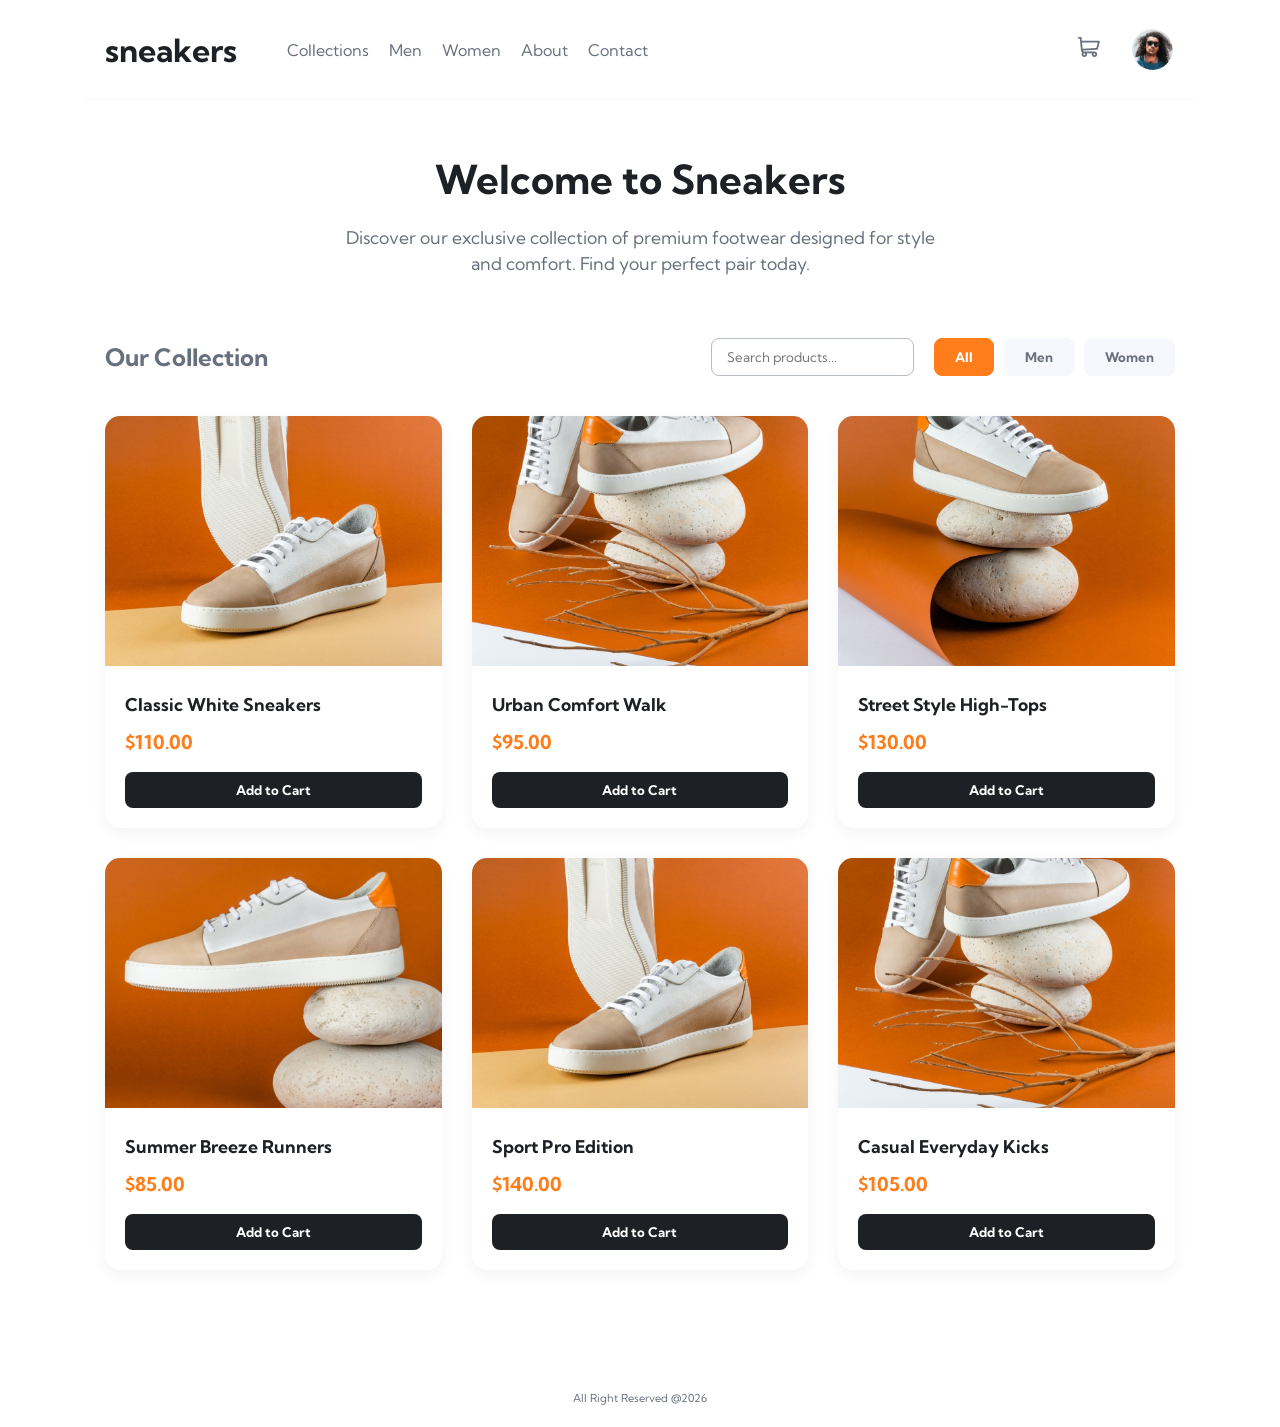
<file: index.html>
<!DOCTYPE html>
<html lang="en">
<head>
  <meta charset="UTF-8">
  <meta name="viewport" content="width=device-width, initial-scale=1.0">
  
  <link rel="icon" type="image/png" sizes="32x32" href="./images/favicon-32x32.png">
  <title>E-commerce product page</title>
  
  <link rel="stylesheet" href="css/style.css">

  <style>
    .attribution { font-size: 0.6875rem; text-align: center; padding: 20px 0; }
    .attribution a { color: hsl(228, 45%, 44%); }
  </style>
</head>
<body>

  <header class="header">
    <div class="header-left">
      <!-- Mobile Menu Icon -->
      <img src="images/icon-menu.svg" alt="Menu" class="menu-icon">
      <h2 class="logo">sneakers</h2>
      
      <nav class="nav-links">
        <a href="#catalog" id="nav-collections">Collections</a>
        <a href="#catalog" id="nav-men">Men</a>
        <a href="#catalog" id="nav-women">Women</a>
        <a href="#">About</a>
        <a href="#">Contact</a>
      </nav>
    </div>

    <div class="header-right">
      <div class="cart-container">
        <img src="images/icon-cart.svg" alt="Cart" class="cart-icon">
        
        <span class="cart-badge" style="display: none;">0</span>
        
        <div class="cart-dropdown" style="display: none;">
          <div class="cart-header">
            <p>Cart</p>
          </div>
          <div class="cart-body">
            <p class="empty-msg">Your cart is empty.</p>
            <div class="cart-items">

            </div>
            <button class="checkout-btn" style="display: none;">Checkout</button>
          </div>
        </div>
      </div>
      <img src="images/image-avatar.png" alt="User Avatar" class="avatar">
    </div>
  </header>

  <main class="main-content-new">
    
    <section class="intro-section">
      <h1>Welcome to Sneakers</h1>
      <p>Discover our exclusive collection of premium footwear designed for style and comfort. Find your perfect pair today.</p>
    </section>

    <!-- Product Catalog Section -->
    <section class="product-catalog" id="catalog">
      <div class="catalog-header">
        <h2>Our Collection</h2>
        <div class="search-filter-wrapper">
          <input type="text" id="search-input" placeholder="Search products...">
          <div class="filter-buttons">
            <button class="filter-btn active" data-filter="all">All</button>
            <button class="filter-btn" data-filter="men">Men</button>
            <button class="filter-btn" data-filter="women">Women</button>
          </div>
        </div>
      </div>
      
      <div class="product-grid" id="product-grid"></div>
    </section>

  </main>

  <footer class="attribution">
    <p>All Right Reserved @2026</p>
  </footer>

  <script src="js/script.js"></script>
</body>
</html>
</file>
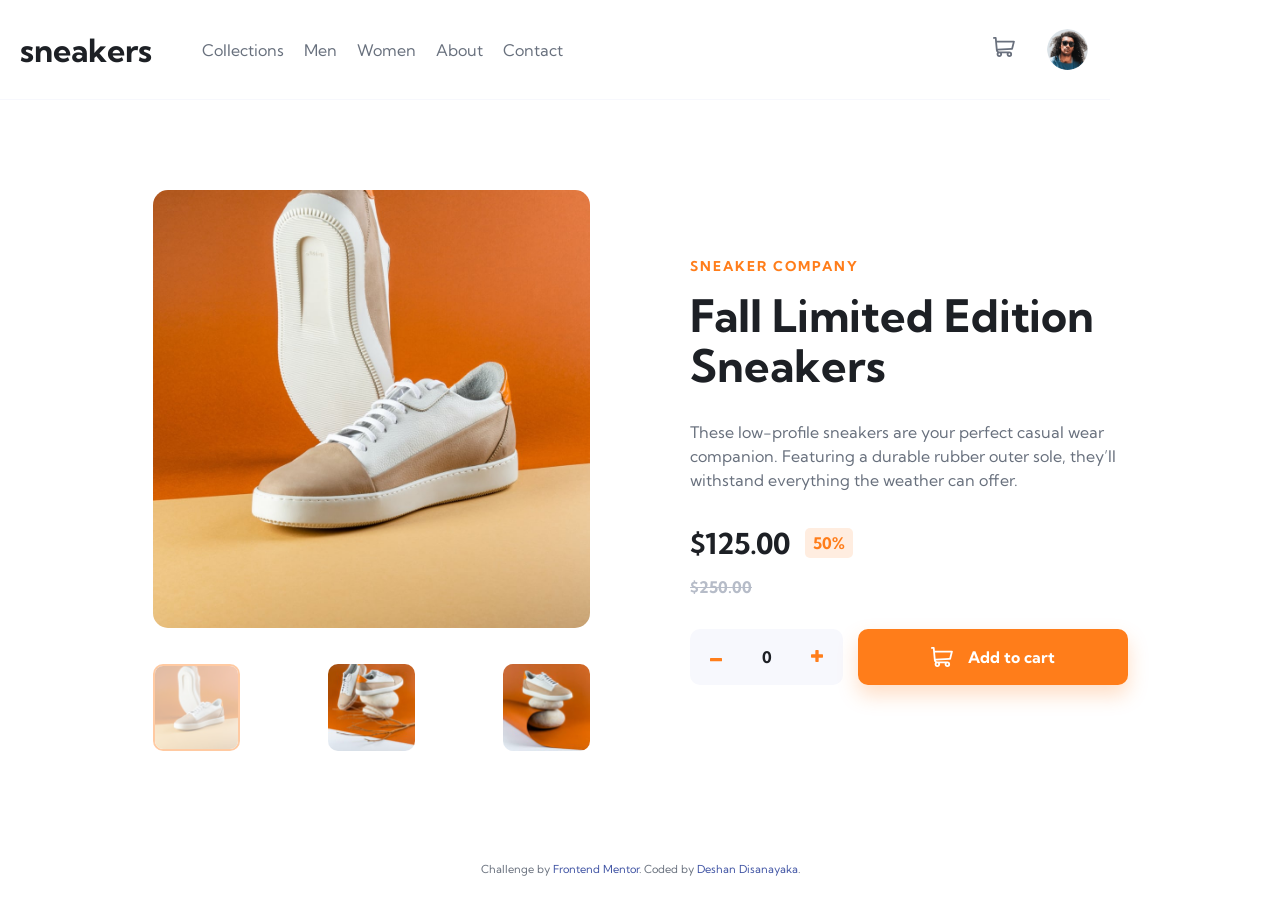
<file: ecommerce-product-page-main/index.html>
<!DOCTYPE html>
<html lang="en">
<head>
  <meta charset="UTF-8">
  <meta name="viewport" content="width=device-width, initial-scale=1.0">
  
  <link rel="icon" type="image/png" sizes="32x32" href="./images/favicon-32x32.png">
  <title>Frontend Mentor | E-commerce product page</title>
  
  <link rel="stylesheet" href="css/style.css">

  <style>
    .attribution { font-size: 0.6875rem; text-align: center; padding: 20px 0; }
    .attribution a { color: hsl(228, 45%, 44%); }
  </style>
</head>
<body>

  <header class="header">
    <div class="header-left">
      <!-- Mobile Menu Icon -->
      <img src="images/icon-menu.svg" alt="Menu" class="menu-icon">
      <h2 class="logo">sneakers</h2>
      
      <nav class="nav-links">
        <a href="#">Collections</a>
        <a href="#">Men</a>
        <a href="#">Women</a>
        <a href="#">About</a>
        <a href="#">Contact</a>
      </nav>
    </div>

    <div class="header-right">
      <div class="cart-container">
        <img src="images/icon-cart.svg" alt="Cart" class="cart-icon">
        
        <span class="cart-badge" style="display: none;">0</span>
        
        <div class="cart-dropdown" style="display: none;">
          <div class="cart-header">
            <p>Cart</p>
          </div>
          <div class="cart-body">
            <p class="empty-msg">Your cart is empty.</p>
            <div class="cart-items">

            </div>
            <button class="checkout-btn" style="display: none;">Checkout</button>
          </div>
        </div>
      </div>
      <img src="images/image-avatar.png" alt="User Avatar" class="avatar">
    </div>
  </header>

  <main class="main-content">
    
    <section class="gallery">
      <div class="main-image-container">
        
        <button class="slider-btn prev-btn"><img src="images/icon-previous.svg" alt="Previous"></button>
        <img src="images/image-product-1.jpg" alt="Fall Limited Edition Sneakers" class="main-image">
        <button class="slider-btn next-btn"><img src="images/icon-next.svg" alt="Next"></button>
      </div>
      
      <div class="thumbnails">
        <img src="images/image-product-1-thumbnail.jpg" alt="Thumbnail 1" class="thumb active">
        <img src="images/image-product-2-thumbnail.jpg" alt="Thumbnail 2" class="thumb">
        <img src="images/image-product-3-thumbnail.jpg" alt="Thumbnail 3" class="thumb">
      </div>
    </section>

    <!-- Product Info) -->
    <section class="product-info">
      <h4 class="company-name">Sneaker Company</h4>
      <h1 class="product-title">Fall Limited Edition Sneakers</h1>
      <p class="description">
        These low-profile sneakers are your perfect casual wear companion. Featuring a 
        durable rubber outer sole, they’ll withstand everything the weather can offer.
      </p>
      
      <div class="price-section">
        <div class="current-price-wrapper">
          <span class="current-price">$125.00</span>
          <span class="discount">50%</span>
        </div>
        <span class="original-price">$250.00</span>
      </div>

      <!-- Add to Cart -->
      <div class="add-to-cart-section">
        <div class="quantity-selector">
          <button class="qty-btn minus"><img src="images/icon-minus.svg" alt="Minus"></button>
          <span class="quantity">0</span>
          <button class="qty-btn plus"><img src="images/icon-plus.svg" alt="Plus"></button>
        </div>
        
        <button class="add-to-cart-btn">
          <img src="images/icon-cart.svg" alt="Cart Icon" class="btn-cart-icon">
          Add to cart
        </button>
      </div>
    </section>

  </main>

  <footer class="attribution">
    Challenge by <a href="https://www.frontendmentor.io?ref=challenge" target="_blank">Frontend Mentor</a>. 
    Coded by <a href="#">Deshan Disanayaka</a>.
  </footer>

  <script src="js/script.js"></script>
</body>
</html>
</file>
<file: css/style.css>
@import url('https://fonts.googleapis.com/css2?family=Kumbh+Sans:wght@400;700&display=swap');

:root {
  --orange: hsl(26, 100%, 55%);
  --pale-orange: hsl(25, 100%, 94%);
  --very-dark-blue: hsl(220, 13%, 13%);
  --dark-grayish-blue: hsl(219, 9%, 45%);
  --grayish-blue: hsl(220, 14%, 75%);
  --light-grayish-blue: hsl(223, 64%, 98%);
  --white: hsl(0, 0%, 100%);
  --font-base: 16px;
}

* {
  margin: 0;
  padding: 0;
  box-sizing: border-box;
}

body {
  font-family: 'Kumbh Sans', sans-serif;
  font-size: var(--font-base);
  color: var(--dark-grayish-blue);
  background-color: var(--white);
  line-height: 1.5;
}

a {
  text-decoration: none;
  color: inherit;
}

button {
  cursor: pointer;
  border: none;
  background: none;
  font-family: inherit;
}

/* --- Header & Navigation --- */
.header {
  display: flex;
  justify-content: space-between;
  align-items: center;
  padding: 0 20px;
  max-width: 1110px; 
  height: 100px;
  margin: 0 auto;
  border-bottom: 1px solid var(--light-grayish-blue);
}

.header-left, .header-right {
  display: flex;
  align-items: center;
  gap: 30px;
}

.logo {
  font-weight: 700;
  font-size: 2rem;
  color: var(--very-dark-blue);
  margin-right: 20px;
  cursor: pointer;
}

.nav-links {
  display: flex;
  gap: 20px;
}

.nav-links a {
  color: var(--dark-grayish-blue);
  position: relative;
  height: 100px;
  display: flex;
  align-items: center;
  transition: color 0.3s ease;
}

.nav-links a:hover {
  color: var(--very-dark-blue);
}

.nav-links a::after {
  content: '';
  position: absolute;
  bottom: -1px;
  left: 0;
  width: 100%;
  height: 4px;
  background-color: var(--orange);
  transform: scaleX(0);
  transition: transform 0.3s ease;
}

.nav-links a:hover::after {
  transform: scaleX(1);
}

.menu-icon {
  display: none;
}

/* --- Cart & Avatar --- */
.cart-container {
  cursor: pointer;
  position: relative;
}

.avatar {
  width: 45px;
  height: 45px;
  border-radius: 50%;
  cursor: pointer;
  border: 2px solid transparent;
  transition: border-color 0.3s ease;
}

.avatar:hover {
  border-color: var(--orange);
}

.cart-badge {
  position: absolute;
  top: -5px;
  right: -8px;
  background-color: var(--orange);
  color: var(--white);
  font-size: 0.6rem;
  font-weight: 700;
  padding: 2px 6px;
  border-radius: 10px;
}

.cart-dropdown {
  position: absolute;
  top: 50px;
  right: -50px;
  width: 360px;
  background-color: var(--white);
  border-radius: 10px;
  box-shadow: 0 10px 25px rgba(0,0,0,0.2);
  z-index: 200;
}

.cart-header {
  padding: 20px;
  border-bottom: 1px solid var(--light-grayish-blue);
  font-weight: 700;
  color: var(--very-dark-blue);
}

.cart-body {
  padding: 20px;
  min-height: 160px;
  display: flex;
  flex-direction: column;
  justify-content: center;
}

.empty-msg {
  text-align: center;
  font-weight: 700;
  color: var(--dark-grayish-blue);
}

.checkout-btn {
  background-color: var(--orange);
  color: var(--white);
  width: 100%;
  padding: 15px;
  border-radius: 10px;
  font-weight: 700;
  margin-top: 20px;
}

.cart-item {
  display: flex;
  align-items: center;
  justify-content: space-between;
  color: var(--dark-grayish-blue);
}

/* --- Main Layout & Intro --- */
.main-content-new {
  max-width: 1110px;
  margin: 50px auto 100px;
  padding: 0 20px;
}

.intro-section {
  text-align: center;
  margin-bottom: 60px;
}

.intro-section h1 {
  font-size: 2.5rem;
  color: var(--very-dark-blue);
  margin-bottom: 15px;
}

.intro-section p {
  color: var(--dark-grayish-blue);
  max-width: 600px;
  margin: 0 auto;
  font-size: 1.1rem;
}

/* --- Product Catalog --- */
.product-catalog {
  margin-top: 0;
  padding-top: 0;
}

.catalog-header {
  display: flex;
  justify-content: space-between;
  align-items: center;
  margin-bottom: 40px;
  flex-wrap: wrap;
  gap: 20px;
}

.search-filter-wrapper {
  display: flex;
  gap: 20px;
  flex-wrap: wrap;
}

#search-input {
  padding: 10px 15px;
  border: 1px solid var(--grayish-blue);
  border-radius: 8px;
  outline: none;
  font-family: inherit;
}

#search-input:focus {
  border-color: var(--orange);
}

.filter-buttons {
  display: flex;
  gap: 10px;
}

.filter-btn {
  padding: 10px 20px;
  border: 1px solid var(--light-grayish-blue);
  background-color: var(--light-grayish-blue);
  border-radius: 8px;
  font-weight: 700;
  color: var(--dark-grayish-blue);
  transition: all 0.3s ease;
}

.filter-btn:hover, .filter-btn.active {
  background-color: var(--orange);
  color: var(--white);
  border-color: var(--orange);
}

.product-grid {
  display: grid;
  grid-template-columns: repeat(auto-fill, minmax(250px, 1fr));
  gap: 30px;
}

.product-card {
  border-radius: 15px;
  overflow: hidden;
  box-shadow: 0 5px 15px rgba(0,0,0,0.05);
  transition: transform 0.3s ease;
  background-color: var(--white);
}

.product-card:hover {
  transform: translateY(-5px);
}

.product-card img {
  width: 100%;
  height: 250px;
  object-fit: cover;
}

.product-card-info {
  padding: 20px;
}

.product-card-title {
  font-weight: 700;
  color: var(--very-dark-blue);
  margin-bottom: 10px;
  font-size: 1.1rem;
}

.product-card-price {
  color: var(--orange);
  font-weight: 700;
  font-size: 1.2rem;
  margin-bottom: 15px;
}

.add-to-cart-small {
  width: 100%;
  padding: 10px;
  background-color: var(--very-dark-blue);
  color: var(--white);
  border-radius: 8px;
  font-weight: 700;
  transition: background-color 0.3s ease;
}

.add-to-cart-small:hover {
  background-color: var(--orange);
}

/* --- Mobile View --- */
@media (max-width: 768px) {
  .header {
    height: 70px;
    padding: 0 20px;
    border-bottom: none;
  }
  
  .menu-icon {
    display: block; 
    cursor: pointer;
  }
  
  .nav-links {
    display: none;
  }

  .nav-links.active {
    display: flex;
    flex-direction: column;
    position: absolute;
    top: 70px;
    left: 0;
    background-color: var(--white);
    width: 100%;
    padding: 20px;
    box-shadow: 0 10px 20px rgba(0,0,0,0.1);
    z-index: 100;
  }
  
  .nav-links.active a {
    height: auto;
    padding: 15px 0;
    font-weight: 700;
    color: var(--very-dark-blue);
  }

  .cart-dropdown {
    width: 95%;
    left: 50%;
    transform: translateX(-50%);
    top: 80px;
  }
}
</file>
<file: ecommerce-product-page-main/css/style.css>
@import url('https://fonts.googleapis.com/css2?family=Kumbh+Sans:wght@400;700&display=swap');

:root {
  --orange: hsl(26, 100%, 55%);
  --pale-orange: hsl(25, 100%, 94%);

  --very-dark-blue: hsl(220, 13%, 13%);
  --dark-grayish-blue: hsl(219, 9%, 45%);
  --grayish-blue: hsl(220, 14%, 75%);
  --light-grayish-blue: hsl(223, 64%, 98%);
  --white: hsl(0, 0%, 100%);
  --black-lightbox: hsla(0, 0%, 0%, 0.75);

  --font-base: 16px;
}

* {
  margin: 0;
  padding: 0;
  box-sizing: border-box;
}

body {
  font-family: 'Kumbh Sans', sans-serif;
  font-size: var(--font-base);
  color: var(--dark-grayish-blue);
  background-color: var(--white);
  line-height: 1.5;
}


a {
  text-decoration: none;
  color: inherit;
}

button {
  cursor: pointer;
  border: none;
  background: none;
  font-family: inherit;
}

.header {
  display: flex;
  justify-content: space-between;
  align-items: center;
  padding: 0 20px;
  max-width: 1110px; 
  height: 100px;
  border-bottom: 1px solid var(--light-grayish-blue);
}

.header-left, .header-right {
  display: flex;
  align-items: center;
  gap: 30px;
}

.logo {
  font-weight: 700;
  font-size: 2rem;
  color: var(--very-dark-blue);
  margin-right: 20px;
  cursor: pointer;
}

.nav-links {
  display: flex;
  gap: 20px;
}

.nav-links a {
  color: var(--dark-grayish-blue);
  position: relative;
  height: 100px;
  display: flex;
  align-items: center;
  transition: color 0.3s ease;
}

.nav-links a:hover {
  color: var(--very-dark-blue);
}

.nav-links a::after {
  content: '';
  position: absolute;
  bottom: -1px;
  left: 0;
  width: 100%;
  height: 4px;
  background-color: var(--orange);
  transform: scaleX(0);
  transition: transform 0.3s ease;
}

.nav-links a:hover::after {
  transform: scaleX(1);
}

.menu-icon {
  display: none;
}

.cart-container {
  cursor: pointer;
}

.avatar {
  width: 45px;
  height: 45px;
  border-radius: 50%;
  cursor: pointer;
  border: 2px solid transparent;
  transition: border-color 0.3s ease;
}

.avatar:hover {
  border-color: var(--orange);
}

/* --- Main Content Layout --- */
.main-content {
  display: flex;
  align-items: center;
  justify-content: space-between;
  max-width: 1015px;
  margin: 90px auto;
  padding: 0 20px;
  gap: 100px;
}

.gallery, .product-info {
  flex: 1;
}

/* --- Gallery --- */
.main-image-container {
  position: relative;
  margin-bottom: 30px;
}

.main-image {
  width: 100%;
  border-radius: 15px;
  cursor: pointer;
}

.slider-btn {
  display: none;
}

.thumbnails {
  display: flex;
  justify-content: space-between;
  gap: 30px;
}

.thumb {
  width: 20%;
  border-radius: 10px;
  cursor: pointer;
  transition: all 0.3s ease;
}

.thumb:hover {
  opacity: 0.5;
}

.thumb.active {
  opacity: 0.4;
  border: 2px solid var(--orange);
}

/* --- Product Info --- */
.product-info {
  padding: 20px 0;
}

.company-name {
  color: var(--orange);
  text-transform: uppercase;
  letter-spacing: 2px;
  font-size: 0.85rem;
  margin-bottom: 15px;
}

.product-title {
  color: var(--very-dark-blue);
  font-size: 2.8rem;
  line-height: 1.1;
  margin-bottom: 30px;
}

.description {
  color: var(--dark-grayish-blue);
  margin-bottom: 30px;
}

.price-section {
  display: flex;
  flex-direction: column;
  gap: 10px;
  margin-bottom: 30px;
}

.current-price-wrapper {
  display: flex;
  align-items: center;
  gap: 15px;
}

.current-price {
  font-size: 1.8rem;
  font-weight: 700;
  color: var(--very-dark-blue);
}

.discount {
  background-color: var(--pale-orange);
  color: var(--orange);
  font-weight: 700;
  padding: 3px 8px;
  border-radius: 5px;
  font-size: 1rem;
}

.original-price {
  color: var(--grayish-blue);
  text-decoration: line-through;
  font-weight: 700;
}

/* --- Add to Cart part --- */
.add-to-cart-section {
  display: flex;
  gap: 15px;
}

.quantity-selector {
  display: flex;
  align-items: center;
  justify-content: space-between;
  background-color: var(--light-grayish-blue);
  padding: 15px;
  border-radius: 10px;
  width: 35%;
}

.qty-btn {
  padding: 5px;
  transition: opacity 0.3s ease;
}

.qty-btn:hover {
  opacity: 0.5;
}

.quantity {
  font-weight: 700;
  color: var(--very-dark-blue);
}

.add-to-cart-btn {
  flex: 1;
  background-color: var(--orange);
  color: var(--white);
  font-weight: 700;
  font-size: 1rem;
  display: flex;
  align-items: center;
  justify-content: center;
  gap: 15px;
  border-radius: 10px;
  padding: 15px;
  box-shadow: 0 10px 20px rgba(255, 125, 26, 0.25); /* තැඹිලි පාට සෙවනැල්ලක් */
  transition: opacity 0.3s ease;
}

.add-to-cart-btn:hover {
  opacity: 0.7;
}

.btn-cart-icon {
  filter: brightness(0) invert(1);
}

/* --- Mobile View) --- */
@media (max-width: 768px) {
  
  .header {
    height: 70px;
    padding: 0 20px;
    border-bottom: none;
  }
  
  .menu-icon {
    display: block; 
    cursor: pointer;
  }
  
  .nav-links {
    display: none;
  }

  .main-content {
    flex-direction: column;
    margin: 0;
    padding: 0;
    gap: 0;
  }

  .gallery {
    width: 100%;
  }

  .main-image {
    border-radius: 0; 
  }

  .slider-btn {
    display: flex;
    position: absolute;
    top: 50%;
    transform: translateY(-50%);
    background-color: var(--white);
    width: 40px;
    height: 40px;
    border-radius: 50%;
    align-items: center;
    justify-content: center;
    box-shadow: 0 4px 10px rgba(0,0,0,0.1);
  }

  .prev-btn {
    left: 15px;
  }

  .next-btn {
    right: 15px;
  }

  .thumbnails {
    display: none; 
  }

  .product-info {
    padding: 20px;
  }

  .product-title {
    font-size: 1.8rem;
  }

  .price-section {
    flex-direction: row;
    justify-content: space-between;
    align-items: center;
  }

  .add-to-cart-section {
    flex-direction: column;
  }

  .quantity-selector {
    width: 100%;
    margin-bottom: 15px;
  }

  .add-to-cart-btn {
    width: 100%;
  }

  .nav-links.active {
    display: flex;
    flex-direction: column;
    position: absolute;
    top: 70px;
    left: 0;
    background-color: var(--white);
    width: 100%;
    padding: 20px;
    box-shadow: 0 10px 20px rgba(0,0,0,0.1);
    z-index: 100;
  }
  
  .nav-links.active a {
    height: auto;
    padding: 15px 0;
    font-weight: 700;
    color: var(--very-dark-blue);
  }
}

/* --- create Cart Dropdown and Badge --- */
.cart-badge {
  position: absolute;
  top: 25px;
  right: 80px;
  background-color: var(--orange);
  color: var(--white);
  font-size: 0.6rem;
  font-weight: 700;
  padding: 2px 6px;
  border-radius: 10px;
}

.cart-dropdown {
  position: absolute;
  top: 80px;
  right: 50px;
  width: 360px;
  background-color: var(--white);
  border-radius: 10px;
  box-shadow: 0 10px 25px rgba(0,0,0,0.2);
  z-index: 200;
}

.cart-header {
  padding: 20px;
  border-bottom: 1px solid var(--light-grayish-blue);
  font-weight: 700;
  color: var(--very-dark-blue);
}

.cart-body {
  padding: 20px;
  min-height: 160px;
  display: flex;
  flex-direction: column;
  justify-content: center;
}

.empty-msg {
  text-align: center;
  font-weight: 700;
  color: var(--dark-grayish-blue);
}

.checkout-btn {
  background-color: var(--orange);
  color: var(--white);
  width: 100%;
  padding: 15px;
  border-radius: 10px;
  font-weight: 700;
  margin-top: 20px;
}

.cart-item {
  display: flex;
  align-items: center;
  justify-content: space-between;
  color: var(--dark-grayish-blue);
}

.cart-item img.product-img {
  width: 50px;
  border-radius: 5px;
}

.cart-item-details p {
  margin-bottom: 5px;
}

.cart-item-details b {
  color: var(--very-dark-blue);
}

.delete-btn {
  cursor: pointer;
}

@media (max-width: 768px) {
  .cart-dropdown {
    width: 95%;
    left: 50%;
    transform: translateX(-50%);
    top: 80px;
  }
}
</file>
